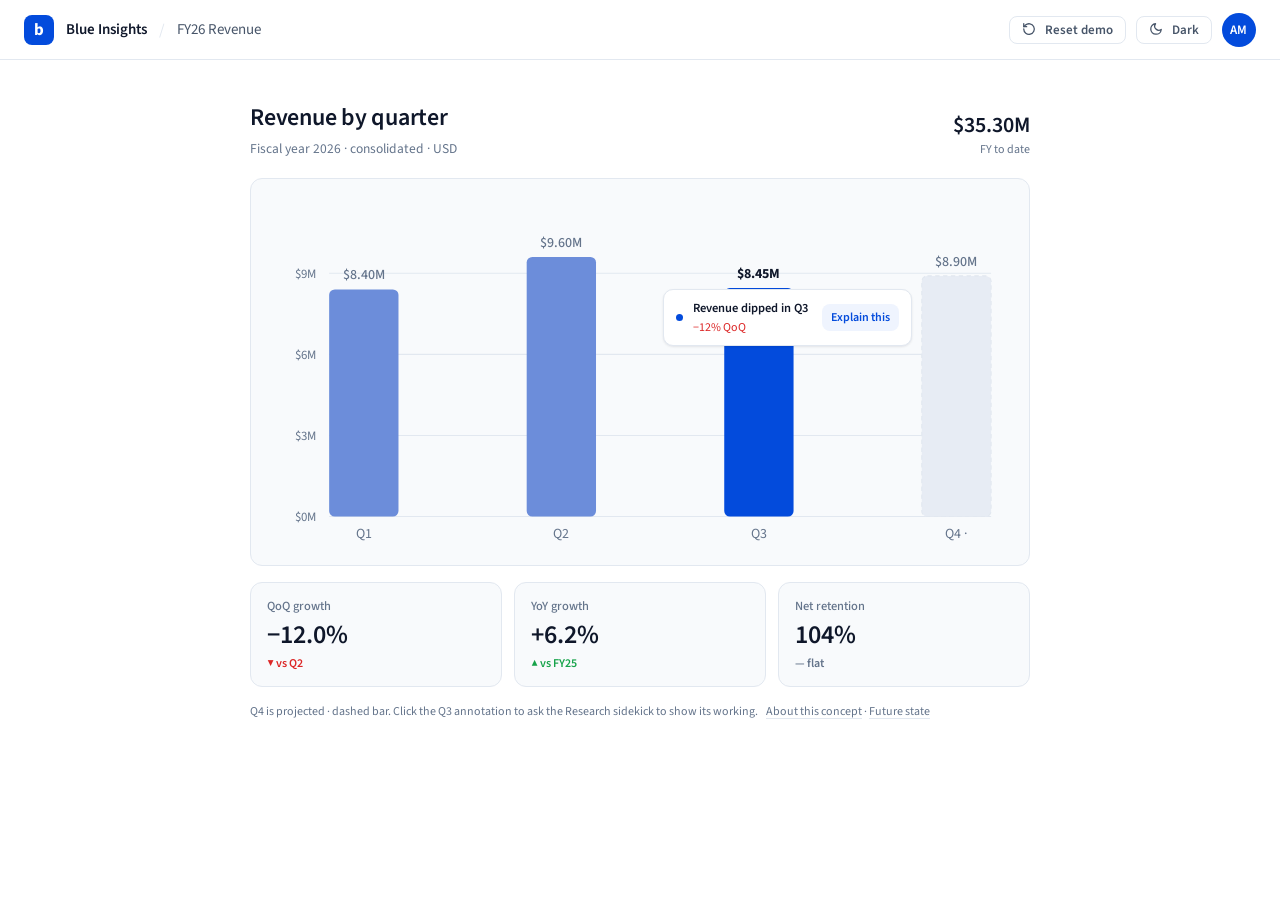
<file: site/index.html>
<!DOCTYPE html>
<html lang="en" data-theme="light">
<head>
<meta charset="utf-8">
<meta name="viewport" content="width=device-width, initial-scale=1">
<title>Blue Insights — FY26 Revenue</title>
<link rel="stylesheet" href="_ds/blue-insights-design-system-2bb2cddb-564a-493e-8158-f3abd72f980c/tokens/fonts.css">
<link rel="stylesheet" href="_ds/blue-insights-design-system-2bb2cddb-564a-493e-8158-f3abd72f980c/tokens/colors.css">
<link rel="stylesheet" href="_ds/blue-insights-design-system-2bb2cddb-564a-493e-8158-f3abd72f980c/tokens/typography.css">
<link rel="stylesheet" href="_ds/blue-insights-design-system-2bb2cddb-564a-493e-8158-f3abd72f980c/tokens/spacing.css">
<link rel="stylesheet" href="_ds/blue-insights-design-system-2bb2cddb-564a-493e-8158-f3abd72f980c/styles.css">
<style>
*{box-sizing:border-box}
html,body{margin:0;padding:0;height:100%;background:var(--color-canvas);color:var(--color-text-primary);font-family:var(--font-sans);-webkit-font-smoothing:antialiased}
a{color:var(--color-primary);text-decoration:none}a:hover{color:var(--color-primary-hover);text-decoration:underline}
button{font-family:var(--font-sans)}
::selection{background:var(--color-primary-soft)}
:where(a,button,input,textarea,[tabindex]):focus-visible{outline:2px solid var(--color-primary);outline-offset:2px}
.scroll-quiet{scrollbar-width:thin;scrollbar-color:transparent transparent}
.scroll-quiet:hover{scrollbar-color:var(--color-border) transparent}
.scroll-quiet::-webkit-scrollbar{width:8px}
.scroll-quiet::-webkit-scrollbar-thumb{background:transparent;border-radius:8px}
.scroll-quiet:hover::-webkit-scrollbar-thumb{background:var(--color-border)}
.hover-tint-subtle:hover{background:var(--color-surface-2)}
.shimmer{background:linear-gradient(90deg,var(--color-surface-2) 25%,var(--color-border) 37%,var(--color-surface-2) 63%);background-size:200% 100%}
.rise,.swap-in{opacity:1;transform:none}
@media (prefers-reduced-motion:no-preference){
@keyframes shimmer{0%{background-position:-200% 0}100%{background-position:200% 0}}
.shimmer{animation:shimmer 1.4s ease infinite}
@keyframes riseIn{from{opacity:0;transform:translateY(6px)}to{opacity:1;transform:none}}
.rise{animation:riseIn .25s var(--ease-standard) both}
@keyframes pulseDot{0%,100%{opacity:1}50%{opacity:.35}}
.pulse-dot{animation:pulseDot 1s ease infinite}
@keyframes swapIn{from{opacity:0;transform:translateY(2px)}to{opacity:1;transform:none}}
.swap-in{animation:swapIn var(--duration-normal) var(--ease-standard) both}
}
@media (prefers-reduced-motion:reduce){
*,*::before,*::after{transition-duration:.01ms !important}
}
</style>
</head>
<body>
<div id="root"></div>
<script src="vendor/react.development.js"></script>
<script src="vendor/react-dom.development.js"></script>
<script src="vendor/babel.min.js"></script>
<script src="_ds/blue-insights-design-system-2bb2cddb-564a-493e-8158-f3abd72f980c/_ds_bundle.js"></script>
<script type="text/babel" src="fy26-data.jsx"></script>
<script type="text/babel" src="fy26-sidekick.jsx"></script>
<script type="text/babel" src="fy26-app.jsx"></script>
</body>
</html>
</file>
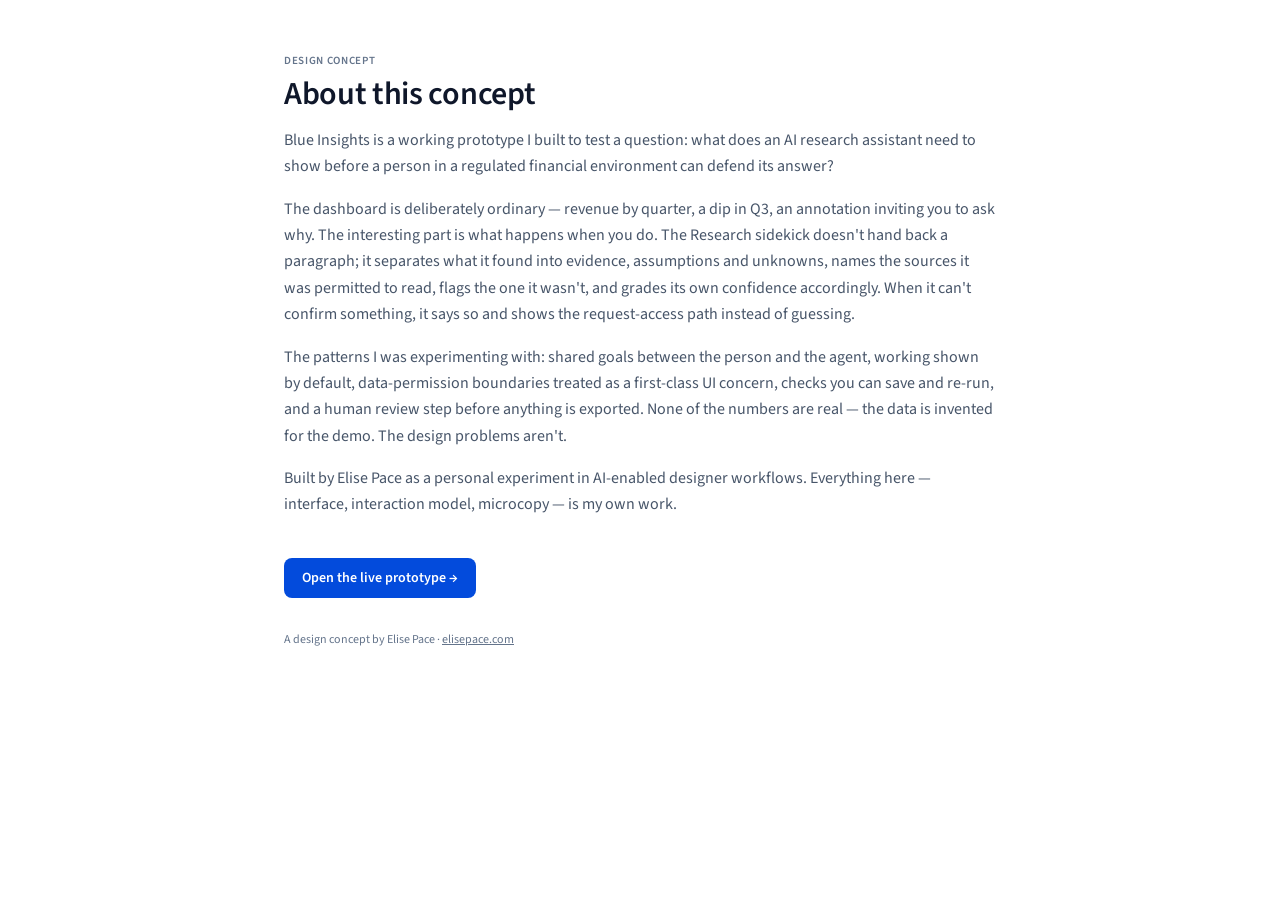
<file: site/about.html>
<!DOCTYPE html>
<html lang="en" data-theme="light">
<head>
<meta charset="utf-8">
<meta name="viewport" content="width=device-width, initial-scale=1">
<title>About this concept — Blue Insights</title>
<link rel="stylesheet" href="_ds/blue-insights-design-system-2bb2cddb-564a-493e-8158-f3abd72f980c/styles.css">
<style>
*{box-sizing:border-box}
html,body{margin:0;padding:0;background:var(--color-canvas);color:var(--color-text-primary);font-family:var(--font-sans);-webkit-font-smoothing:antialiased}
a{color:var(--color-primary);text-decoration:none}a:hover{color:var(--color-primary-hover);text-decoration:underline}
.wrap{max-width:760px;margin:0 auto;padding:48px 24px 80px}
.eyebrow{font-size:var(--font-size-eyebrow);font-weight:var(--font-weight-semibold);letter-spacing:var(--letter-spacing-label);text-transform:uppercase;color:var(--color-text-muted)}
h1{margin:6px 0 0;font-size:var(--font-size-display);font-weight:var(--font-weight-semibold);letter-spacing:var(--letter-spacing-display);line-height:var(--line-height-tight)}
p{font-size:var(--font-size-body-lg);line-height:1.65;color:var(--color-text-secondary)}
.cta{display:inline-block;margin-top:24px;padding:10px 18px;border-radius:var(--radius-md);background:var(--color-primary);color:#fff !important;font-weight:var(--font-weight-semibold);font-size:var(--font-size-body)}
.cta:hover{background:var(--color-primary-hover);text-decoration:none}
.note{font-size:var(--font-size-caption);color:var(--color-text-muted)}
</style>
</head>
<body>
<main class="wrap">
  <span class="eyebrow">Design concept</span>
  <h1>About this concept</h1>
  <p style="margin-top:14px">Blue Insights is a working prototype I built to test a question: what does an AI research assistant need to show before a person in a regulated financial environment can defend its answer?</p>

  <p>The dashboard is deliberately ordinary — revenue by quarter, a dip in Q3, an annotation inviting you to ask why. The interesting part is what happens when you do. The Research sidekick doesn't hand back a paragraph; it separates what it found into evidence, assumptions and unknowns, names the sources it was permitted to read, flags the one it wasn't, and grades its own confidence accordingly. When it can't confirm something, it says so and shows the request-access path instead of guessing.</p>

  <p>The patterns I was experimenting with: shared goals between the person and the agent, working shown by default, data-permission boundaries treated as a first-class UI concern, checks you can save and re-run, and a human review step before anything is exported. None of the numbers are real — the data is invented for the demo. The design problems aren't.</p>

  <p>Built by Elise Pace as a personal experiment in AI-enabled designer workflows. Everything here — interface, interaction model, microcopy — is my own work.</p>

  <a class="cta" href="index.html">Open the live prototype →</a>
  <p class="note" style="margin-top:32px">A design concept by Elise Pace · <a href="https://elisepace.com" style="color:inherit;text-decoration:underline">elisepace.com</a></p>
</main>
</body>
</html>
</file>
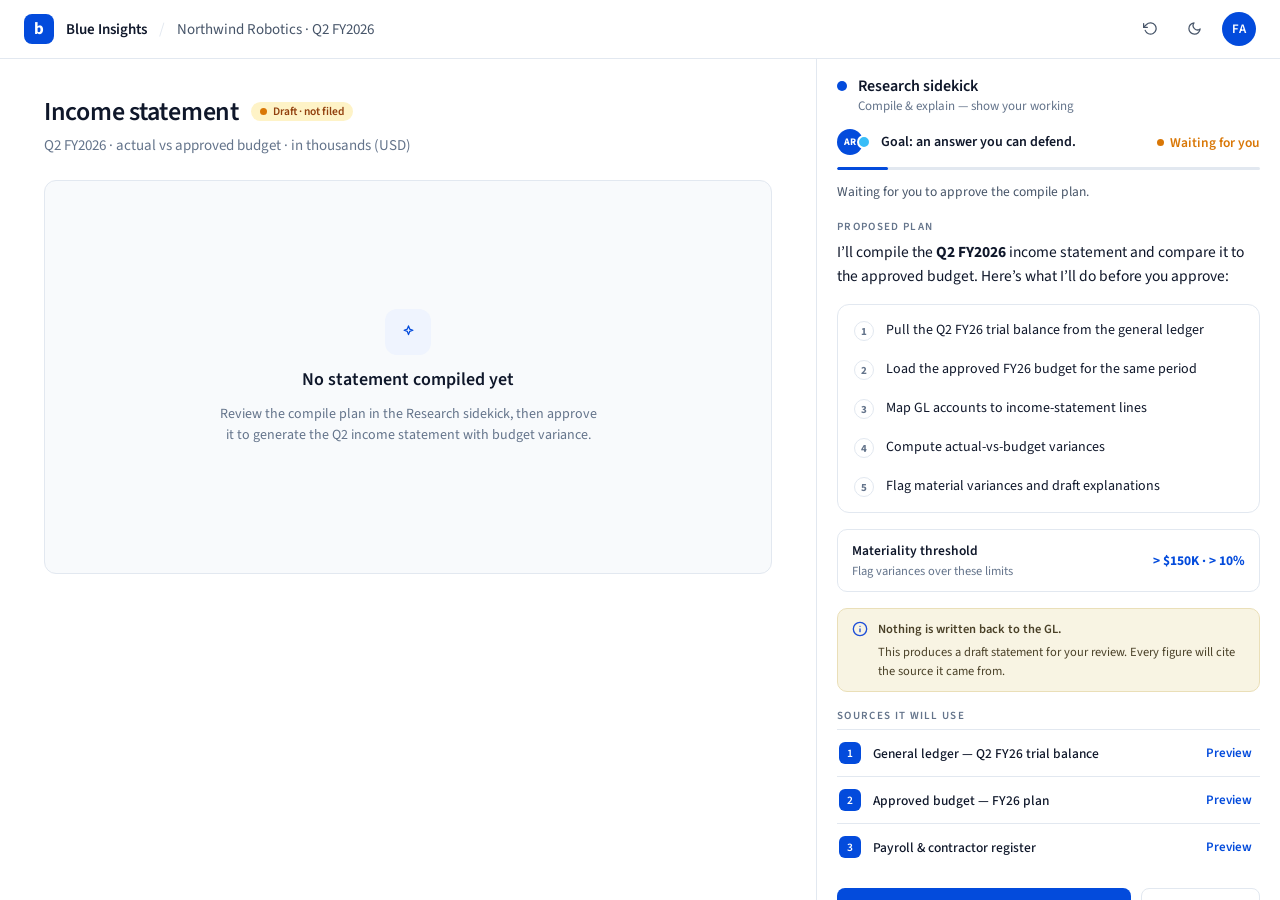
<file: site/future.html>
<!DOCTYPE html>
<html lang="en"><head>
<meta charset="utf-8">
<meta name="viewport" content="width=device-width, initial-scale=1">
<title>Future state — Finance compile workflow</title>
<script src="vendor/react.development.js"></script>
<script src="vendor/react-dom.development.js"></script>
<script src="vendor/babel.min.js"></script>
<script src="_ds/blue-insights-design-system-2bb2cddb-564a-493e-8158-f3abd72f980c/_ds_bundle.js"></script>
<script src="vendor/dc-runtime.js"></script>
</head>
<body>

<x-dc>
<helmet>
<style>@import url("_ds/blue-insights-design-system-2bb2cddb-564a-493e-8158-f3abd72f980c/tokens/fonts.css");</style>
<style>/* Blue Insights colour tokens.
   Light mode is the default and lives on :root. Dark mode is a designed theme,
   not an inversion — activated with [data-theme="dark"] on any ancestor.
   Pair every status colour with an icon/label, never colour alone. */

:root {
  /* ---- Neutrals (light) ---- */
  --color-canvas: #FFFFFF;      /* Background / page canvas */
  --color-surface-1: #F8FAFC;   /* Cards, panels */
  --color-surface-2: #F1F5F9;   /* Panel headers, subtle fills */
  --color-border: #E2E8F0;      /* Borders / dividers */

  --color-text-primary: #0F172A;
  --color-text-secondary: #475569;
  --color-text-muted: #64748B;

  /* ---- Brand & accent ---- */
  --color-primary: #034BDC;         /* Neural Blue — the single dominant signal */
  --color-primary-hover: #0340BE;   /* Pressed / hover darkening */
  --color-primary-soft: #EFF4FE;    /* Tinted primary background */
  --color-secondary: #0284C7;       /* Secondary accent */
  --color-secondary-alt: #38BDF8;   /* Secondary accent, brighter */

  /* ---- Semantic status ---- */
  --color-success: #16A34A;
  --color-success-bg: #DCFCE7;
  --color-success-fg: #166534;
  --color-warning: #D97706;
  --color-warning-bg: #FEF3C7;
  --color-warning-fg: #92400E;
  --color-error: #DC2626;
  --color-error-bg: #FEE2E2;
  --color-error-fg: #991B1B;
  --color-info: #0284C7;
  --color-info-bg: #E0F2FE;
  --color-info-fg: #075985;

  /* ---- AI semantics · trust & interpretability ---- */
  --color-ai-accountability: #1D4ED8;   /* Accountability blue — audit trail */
  --color-ai-consent: #C6F1D6;          /* Consent mint — opt-in */
  --color-ai-transparency: #F8F4E3;     /* Transparency beige — "how this was made" */
  --color-ai-privacy: #DADADA;          /* Privacy gray — contains PII */
  --color-ai-bias: #F25C54;             /* Bias monitor red — fairness flag */
  --color-ai-risk: #FFD93D;             /* Risk alert yellow — review recommended */

  /* ---- Chart data ramp (blue tints seen in the revenue chart) ---- */
  --color-chart-bar: #C7D6F5;           /* Resting bar */
  --color-chart-bar-active: #034BDC;    /* Highlighted / selected bar */
  --color-chart-bar-muted: #E7ECF4;     /* De-emphasised (future) bar */

  /* ---- Focus ring ---- */
  --color-focus-ring: rgba(3, 75, 220, 0.35);

  /* ---- Aliases used across components ---- */
  --surface-card: var(--color-surface-1);
  --surface-panel-head: var(--color-surface-2);
  --text-body: var(--color-text-secondary);
  --text-heading: var(--color-text-primary);
  --border-default: var(--color-border);
}

[data-theme="dark"] {
  /* ---- Neutrals (dark) — layered surfaces reduce glare ---- */
  --color-canvas: #0F172A;
  --color-surface-1: #1E293B;
  --color-surface-2: #334155;
  --color-border: #475569;

  --color-text-primary: #F1F5F9;
  --color-text-secondary: #94A3B8;
  --color-text-muted: #64748B;

  /* ---- Brand & accent (lightened to hold contrast on dark) ---- */
  --color-primary: #60A5FA;
  --color-primary-hover: #7DB5FB;
  --color-primary-soft: rgba(96, 165, 250, 0.14);
  --color-secondary: #38BDF8;
  --color-secondary-alt: #38BDF8;

  /* ---- Semantic status (dark) ---- */
  --color-success: #4ADE80;
  --color-success-bg: rgba(74, 222, 128, 0.15);
  --color-success-fg: #4ADE80;
  --color-warning: #FBBF24;
  --color-warning-bg: rgba(251, 191, 36, 0.15);
  --color-warning-fg: #FBBF24;
  --color-error: #F87171;
  --color-error-bg: rgba(248, 113, 113, 0.15);
  --color-error-fg: #F87171;
  --color-info: #38BDF8;
  --color-info-bg: rgba(56, 189, 248, 0.15);
  --color-info-fg: #38BDF8;

  /* ---- AI semantics (dark) ---- */
  --color-ai-accountability: #60A5FA;
  --color-ai-consent: #86EFAC;
  --color-ai-transparency: #F5F5F4;
  --color-ai-privacy: #9CA3AF;
  --color-ai-bias: #F87171;
  --color-ai-risk: #FBBF24;

  /* ---- Chart data ramp (dark) ---- */
  --color-chart-bar: #C7D0E0;
  --color-chart-bar-active: #60A5FA;
  --color-chart-bar-muted: rgba(148, 163, 184, 0.18);

  --color-focus-ring: rgba(96, 165, 250, 0.4);
}
</style>
<style>/* Blue Insights typography tokens.
   One family — Source Sans 3. Hierarchy comes from weight and size, not a second
   family. Tabular numerals for every metric, table and KPI so columns align. */

:root {
  --font-sans: 'Source Sans 3', system-ui, -apple-system, 'Segoe UI', sans-serif;
  /* Data / numeric styling — apply --font-tabular-features to any figures */
  --font-tabular-features: 'tnum' 1, 'lnum' 1;

  /* Weights */
  --font-weight-regular: 400;
  --font-weight-medium: 500;
  --font-weight-semibold: 600;
  --font-weight-bold: 700;

  /* Type scale (px) — from the brand specimen */
  --font-size-display: 32px;   /* Display / H1 · Semibold */
  --font-size-h2: 24px;        /* H2 · Semibold */
  --font-size-h3: 20px;        /* H3 · Semibold */
  --font-size-body-lg: 16px;   /* Body large · Regular */
  --font-size-body: 14px;      /* Body default · Regular */
  --font-size-data: 13px;      /* Data / table · Regular · tabular */
  --font-size-caption: 12px;   /* Caption / label · Medium */
  --font-size-eyebrow: 11px;   /* Eyebrow / uppercase label · Semibold */

  /* Line heights */
  --line-height-tight: 1.15;   /* Display headings */
  --line-height-snug: 1.3;
  --line-height-normal: 1.5;   /* Body & dense content (1.4–1.6) */

  /* Letter spacing */
  --letter-spacing-display: -0.01em;
  --letter-spacing-eyebrow: 0.14em;  /* Uppercase eyebrows */
  --letter-spacing-label: 0.06em;    /* Uppercase small labels */
}
</style>
<style>/* Blue Insights spacing, radii, shadows & motion.
   Calm, data-first surfaces: soft borders, restrained shadows, quick fades. */

:root {
  /* ---- Spacing scale (4px base) ---- */
  --space-0: 0;
  --space-1: 4px;
  --space-2: 8px;
  --space-3: 12px;
  --space-4: 16px;
  --space-5: 20px;
  --space-6: 24px;
  --space-8: 32px;
  --space-10: 40px;
  --space-12: 48px;

  /* ---- Corner radii ---- */
  --radius-sm: 6px;    /* Small controls, dots, chips-inner */
  --radius-md: 8px;    /* Buttons, inputs */
  --radius-lg: 10px;   /* Nested cards, flags */
  --radius-xl: 12px;   /* Cards, panels, modals */
  --radius-pill: 999px;/* Chips, badges, avatars, toggles */

  /* ---- Borders ---- */
  --border-width: 1px;

  /* ---- Shadows — restrained; depth from layered surfaces, not heavy drop shadows ---- */
  --shadow-xs: 0 1px 2px rgba(15, 23, 42, 0.04);
  --shadow-sm: 0 1px 3px rgba(15, 23, 42, 0.06), 0 1px 2px rgba(15, 23, 42, 0.04);
  --shadow-md: 0 4px 12px rgba(15, 23, 42, 0.08);
  --shadow-lg: 0 12px 32px rgba(15, 23, 42, 0.12);   /* Modals, floating callouts */

  /* ---- Motion ---- */
  --ease-standard: cubic-bezier(0.4, 0, 0.2, 1); /* @kind other */
  --duration-fast: 120ms; /* @kind other */
  --duration-normal: 200ms; /* @kind other */
}

[data-theme="dark"] {
  --shadow-xs: 0 1px 2px rgba(0, 0, 0, 0.4);
  --shadow-sm: 0 1px 3px rgba(0, 0, 0, 0.5);
  --shadow-md: 0 4px 12px rgba(0, 0, 0, 0.5);
  --shadow-lg: 0 16px 40px rgba(0, 0, 0, 0.6);
}
</style>
<style>/* Blue Insights global stylesheet — @import entry point.
   Consumers link THIS file only. Keep it to @import lines. */

/* Blue Insights webfont — Source Sans 3 (the exact brand family).
   Loaded from Google Fonts; the transitive @font-face rules declare the binaries. */





































/* Blue Insights colour tokens.
   Light mode is the default and lives on :root. Dark mode is a designed theme,
   not an inversion — activated with [data-theme="dark"] on any ancestor.
   Pair every status colour with an icon/label, never colour alone. */

:root {
  /* ---- Neutrals (light) ---- */
  --color-canvas: #FFFFFF;      /* Background / page canvas */
  --color-surface-1: #F8FAFC;   /* Cards, panels */
  --color-surface-2: #F1F5F9;   /* Panel headers, subtle fills */
  --color-border: #E2E8F0;      /* Borders / dividers */

  --color-text-primary: #0F172A;
  --color-text-secondary: #475569;
  --color-text-muted: #64748B;

  /* ---- Brand & accent ---- */
  --color-primary: #034BDC;         /* Neural Blue — the single dominant signal */
  --color-primary-hover: #0340BE;   /* Pressed / hover darkening */
  --color-primary-soft: #EFF4FE;    /* Tinted primary background */
  --color-secondary: #0284C7;       /* Secondary accent */
  --color-secondary-alt: #38BDF8;   /* Secondary accent, brighter */

  /* ---- Semantic status ---- */
  --color-success: #16A34A;
  --color-success-bg: #DCFCE7;
  --color-success-fg: #166534;
  --color-warning: #D97706;
  --color-warning-bg: #FEF3C7;
  --color-warning-fg: #92400E;
  --color-error: #DC2626;
  --color-error-bg: #FEE2E2;
  --color-error-fg: #991B1B;
  --color-info: #0284C7;
  --color-info-bg: #E0F2FE;
  --color-info-fg: #075985;

  /* ---- AI semantics · trust & interpretability ---- */
  --color-ai-accountability: #1D4ED8;   /* Accountability blue — audit trail */
  --color-ai-consent: #C6F1D6;          /* Consent mint — opt-in */
  --color-ai-transparency: #F8F4E3;     /* Transparency beige — "how this was made" */
  --color-ai-privacy: #DADADA;          /* Privacy gray — contains PII */
  --color-ai-bias: #F25C54;             /* Bias monitor red — fairness flag */
  --color-ai-risk: #FFD93D;             /* Risk alert yellow — review recommended */

  /* ---- Chart data ramp (blue tints seen in the revenue chart) ---- */
  --color-chart-bar: #C7D6F5;           /* Resting bar */
  --color-chart-bar-active: #034BDC;    /* Highlighted / selected bar */
  --color-chart-bar-muted: #E7ECF4;     /* De-emphasised (future) bar */

  /* ---- Focus ring ---- */
  --color-focus-ring: rgba(3, 75, 220, 0.35);

  /* ---- Aliases used across components ---- */
  --surface-card: var(--color-surface-1);
  --surface-panel-head: var(--color-surface-2);
  --text-body: var(--color-text-secondary);
  --text-heading: var(--color-text-primary);
  --border-default: var(--color-border);
}

[data-theme="dark"] {
  /* ---- Neutrals (dark) — layered surfaces reduce glare ---- */
  --color-canvas: #0F172A;
  --color-surface-1: #1E293B;
  --color-surface-2: #334155;
  --color-border: #475569;

  --color-text-primary: #F1F5F9;
  --color-text-secondary: #94A3B8;
  --color-text-muted: #64748B;

  /* ---- Brand & accent (lightened to hold contrast on dark) ---- */
  --color-primary: #60A5FA;
  --color-primary-hover: #7DB5FB;
  --color-primary-soft: rgba(96, 165, 250, 0.14);
  --color-secondary: #38BDF8;
  --color-secondary-alt: #38BDF8;

  /* ---- Semantic status (dark) ---- */
  --color-success: #4ADE80;
  --color-success-bg: rgba(74, 222, 128, 0.15);
  --color-success-fg: #4ADE80;
  --color-warning: #FBBF24;
  --color-warning-bg: rgba(251, 191, 36, 0.15);
  --color-warning-fg: #FBBF24;
  --color-error: #F87171;
  --color-error-bg: rgba(248, 113, 113, 0.15);
  --color-error-fg: #F87171;
  --color-info: #38BDF8;
  --color-info-bg: rgba(56, 189, 248, 0.15);
  --color-info-fg: #38BDF8;

  /* ---- AI semantics (dark) ---- */
  --color-ai-accountability: #60A5FA;
  --color-ai-consent: #86EFAC;
  --color-ai-transparency: #F5F5F4;
  --color-ai-privacy: #9CA3AF;
  --color-ai-bias: #F87171;
  --color-ai-risk: #FBBF24;

  /* ---- Chart data ramp (dark) ---- */
  --color-chart-bar: #C7D0E0;
  --color-chart-bar-active: #60A5FA;
  --color-chart-bar-muted: rgba(148, 163, 184, 0.18);

  --color-focus-ring: rgba(96, 165, 250, 0.4);
}

/* Blue Insights typography tokens.
   One family — Source Sans 3. Hierarchy comes from weight and size, not a second
   family. Tabular numerals for every metric, table and KPI so columns align. */

:root {
  --font-sans: 'Source Sans 3', system-ui, -apple-system, 'Segoe UI', sans-serif;
  /* Data / numeric styling — apply --font-tabular-features to any figures */
  --font-tabular-features: 'tnum' 1, 'lnum' 1;

  /* Weights */
  --font-weight-regular: 400;
  --font-weight-medium: 500;
  --font-weight-semibold: 600;
  --font-weight-bold: 700;

  /* Type scale (px) — from the brand specimen */
  --font-size-display: 32px;   /* Display / H1 · Semibold */
  --font-size-h2: 24px;        /* H2 · Semibold */
  --font-size-h3: 20px;        /* H3 · Semibold */
  --font-size-body-lg: 16px;   /* Body large · Regular */
  --font-size-body: 14px;      /* Body default · Regular */
  --font-size-data: 13px;      /* Data / table · Regular · tabular */
  --font-size-caption: 12px;   /* Caption / label · Medium */
  --font-size-eyebrow: 11px;   /* Eyebrow / uppercase label · Semibold */

  /* Line heights */
  --line-height-tight: 1.15;   /* Display headings */
  --line-height-snug: 1.3;
  --line-height-normal: 1.5;   /* Body & dense content (1.4–1.6) */

  /* Letter spacing */
  --letter-spacing-display: -0.01em;
  --letter-spacing-eyebrow: 0.14em;  /* Uppercase eyebrows */
  --letter-spacing-label: 0.06em;    /* Uppercase small labels */
}

/* Blue Insights spacing, radii, shadows & motion.
   Calm, data-first surfaces: soft borders, restrained shadows, quick fades. */

:root {
  /* ---- Spacing scale (4px base) ---- */
  --space-0: 0;
  --space-1: 4px;
  --space-2: 8px;
  --space-3: 12px;
  --space-4: 16px;
  --space-5: 20px;
  --space-6: 24px;
  --space-8: 32px;
  --space-10: 40px;
  --space-12: 48px;

  /* ---- Corner radii ---- */
  --radius-sm: 6px;    /* Small controls, dots, chips-inner */
  --radius-md: 8px;    /* Buttons, inputs */
  --radius-lg: 10px;   /* Nested cards, flags */
  --radius-xl: 12px;   /* Cards, panels, modals */
  --radius-pill: 999px;/* Chips, badges, avatars, toggles */

  /* ---- Borders ---- */
  --border-width: 1px;

  /* ---- Shadows — restrained; depth from layered surfaces, not heavy drop shadows ---- */
  --shadow-xs: 0 1px 2px rgba(15, 23, 42, 0.04);
  --shadow-sm: 0 1px 3px rgba(15, 23, 42, 0.06), 0 1px 2px rgba(15, 23, 42, 0.04);
  --shadow-md: 0 4px 12px rgba(15, 23, 42, 0.08);
  --shadow-lg: 0 12px 32px rgba(15, 23, 42, 0.12);   /* Modals, floating callouts */

  /* ---- Motion ---- */
  --ease-standard: cubic-bezier(0.4, 0, 0.2, 1); /* @kind other */
  --duration-fast: 120ms; /* @kind other */
  --duration-normal: 200ms; /* @kind other */
}

[data-theme="dark"] {
  --shadow-xs: 0 1px 2px rgba(0, 0, 0, 0.4);
  --shadow-sm: 0 1px 3px rgba(0, 0, 0, 0.5);
  --shadow-md: 0 4px 12px rgba(0, 0, 0, 0.5);
  --shadow-lg: 0 16px 40px rgba(0, 0, 0, 0.6);
}

</style>
<style>
*{box-sizing:border-box}
html,body{margin:0;height:100%}
body{font-family:var(--font-sans);background:var(--color-canvas);color:var(--color-text-primary)}
a{color:var(--color-primary)}a:hover{color:var(--color-primary-hover)}
@keyframes bi-spin{to{transform:rotate(360deg)}}
@keyframes bi-fade{from{opacity:0;transform:translateY(6px)}to{opacity:1;transform:none}}
@keyframes bi-shim{0%{background-position:-380px 0}100%{background-position:380px 0}}
</style>
</helmet>
<div style="height:100vh;min-height:0">{{ app }}</div>
</x-dc>
<script type="text/x-dc" data-dc-script="" data-props="{&quot;$preview&quot;:{&quot;width&quot;:1440,&quot;height&quot;:900},&quot;companyName&quot;:{&quot;editor&quot;:&quot;text&quot;,&quot;default&quot;:&quot;Northwind Robotics&quot;,&quot;tsType&quot;:&quot;string&quot;,&quot;section&quot;:&quot;Content&quot;},&quot;periodLabel&quot;:{&quot;editor&quot;:&quot;text&quot;,&quot;default&quot;:&quot;Q2 FY2026&quot;,&quot;tsType&quot;:&quot;string&quot;,&quot;section&quot;:&quot;Content&quot;},&quot;materialityDollar&quot;:{&quot;editor&quot;:&quot;int&quot;,&quot;default&quot;:150,&quot;min&quot;:25,&quot;max&quot;:500,&quot;step&quot;:25,&quot;unit&quot;:&quot;K&quot;,&quot;tsType&quot;:&quot;number&quot;,&quot;section&quot;:&quot;Materiality&quot;},&quot;materialityPct&quot;:{&quot;editor&quot;:&quot;int&quot;,&quot;default&quot;:10,&quot;min&quot;:3,&quot;max&quot;:25,&quot;step&quot;:1,&quot;unit&quot;:&quot;%&quot;,&quot;tsType&quot;:&quot;number&quot;,&quot;section&quot;:&quot;Materiality&quot;}}">
class Component extends DCLogic {
  state = {
    theme: 'light',
    stage: 'proposed',        // proposed | running | answer
    stepIndex: 0,
    view: 'main',             // main | preview
    previewId: 1,
    whyOpen: false,
    openEvidence: true,
    openAssumption: false,
    assumptionEditing: false,
    accrualMovedToQ3: false,
    reclassApplied: false,
    adjustmentDecision: null, // null | approved | rejected
    showShare: false,
    reviewed: false,
    toast: null,
    ready: !!(window.BlueInsightsDesignSystem_2bb2cd)
  };

  componentDidMount() {
    if (!this.state.ready) {
      this._poll = setInterval(() => {
        if (window.BlueInsightsDesignSystem_2bb2cd) { clearInterval(this._poll); this.setState({ ready: true }); }
      }, 60);
    }
  }
  componentWillUnmount() { this._clear(); clearInterval(this._poll); }

  _clear() { (this._timers || []).forEach(clearTimeout); this._timers = []; }

  startRun() {
    this._clear();
    this.setState({ stage: 'running', stepIndex: 0, view: 'main' });
    const steps = 6, dt = 470;
    for (let i = 1; i <= steps; i++) this._timers.push(setTimeout(() => this.setState({ stepIndex: i }), i * dt));
    this._timers.push(setTimeout(() => this.setState({ stage: 'answer' }), steps * dt + 260));
  }

  reset() {
    this._clear();
    this.setState({
      stage: 'proposed', stepIndex: 0, view: 'main', whyOpen: false, openEvidence: true,
      openAssumption: false, assumptionEditing: false, accrualMovedToQ3: false,
      reclassApplied: false, adjustmentDecision: null, showShare: false, reviewed: false, toast: null
    });
  }

  toast(msg) {
    this.setState({ toast: msg });
    clearTimeout(this._toastT);
    this._toastT = setTimeout(() => this.setState({ toast: null }), 3200);
  }

  // ---------- financial model ----------
  model() {
    const mDollar = Number(this.props.materialityDollar ?? 150);   // $000s
    const mPct = Number(this.props.materialityPct ?? 10);
    const reclass = this.state.reclassApplied;
    const moved = this.state.accrualMovedToQ3;
    const a = {
      product: 6240, services: 1940, cogs: 2760 + (reclass ? 120 : 0), rnd: 1440 - (reclass ? 120 : 0),
      sm: moved ? 1830 : 2010, ga: 1005, intInc: 45, intExp: -60, otherNet: 12
    };
    const b = { product: 6100, services: 2200, cogs: 2660, rnd: 1560, sm: 1820, ga: 1060, intInc: 40, intExp: -60, otherNet: 0 };
    const d = (o) => {
      o.totalRev = o.product + o.services;
      o.gross = o.totalRev - o.cogs;
      o.opex = o.rnd + o.sm + o.ga;
      o.oi = o.gross - o.opex;
      o.totalOther = o.intInc + o.intExp + o.otherNet;
      o.pretax = o.oi + o.totalOther;
      o.tax = Math.round(o.pretax * 0.25);
      o.net = o.pretax - o.tax;
      return o;
    };
    d(a); d(b);
    return { a, b, mDollar, mPct, reclass, moved };
  }

  // ---------- number formatting ----------
  _c(n) { return Math.round(Math.abs(n)).toLocaleString('en-US'); }
  amt(n) { return n < 0 ? '(\u0024' + this._c(n) + ')' : '\u0024' + this._c(n); }
  vAmt(n) { if (Math.round(n) === 0) return '\u2014'; return (n > 0 ? '+\u0024' : '\u2212\u0024') + this._c(n); }
  vPct(a, b) { if (!b) return '\u2014'; const p = (a - b) / Math.abs(b) * 100; return (p > 0 ? '+' : p < 0 ? '\u2212' : '') + Math.abs(p).toFixed(1) + '%'; }
  m$(n) { return '\u0024' + (n / 1000).toFixed(2) + 'M'; }

  render() { return null; }

  renderVals() {
    if (!this.state.ready || !window.BlueInsightsDesignSystem_2bb2cd) {
      const h = React.createElement;
      return { app: h('div', { style: { height: '100%', display: 'flex', alignItems: 'center', justifyContent: 'center', color: 'var(--color-text-muted)', fontFamily: 'var(--font-sans)', fontSize: 14 } }, 'Loading workspace\u2026') };
    }
    return { app: this.renderApp() };
  }

  // ================= APP =================
  renderApp() {
    const h = React.createElement;
    return h('div', {
      'data-theme': this.state.theme,
      style: { height: '100%', display: 'flex', flexDirection: 'column', background: 'var(--color-canvas)', color: 'var(--color-text-primary)', fontFamily: 'var(--font-sans)' }
    },
      this.renderAppBar(),
      h('div', { style: { flex: 1, display: 'flex', minHeight: 0 } },
        this.renderMain(),
        this.renderSidekick()
      ),
      this.state.showShare ? this.renderShare() : null,
      this.state.toast ? this.renderToast() : null
    );
  }

  ico(paths, size) {
    const h = React.createElement, s = size || 15;
    return h('svg', { width: s, height: s, viewBox: '0 0 24 24', fill: 'none', stroke: 'currentColor', strokeWidth: 2, strokeLinecap: 'round', strokeLinejoin: 'round' }, paths);
  }
  I = {
    refresh: () => this.ico([React.createElement('polyline', { key: 1, points: '1 4 1 10 7 10' }), React.createElement('path', { key: 2, d: 'M3.51 15a9 9 0 1 0 2.13-9.36L1 10' })]),
    moon: () => this.ico(React.createElement('path', { d: 'M21 12.79A9 9 0 1 1 11.21 3 7 7 0 0 0 21 12.79z' })),
    sun: () => this.ico([React.createElement('circle', { key: 1, cx: 12, cy: 12, r: 4 }), React.createElement('path', { key: 2, d: 'M12 2v2M12 20v2M4.9 4.9l1.4 1.4M17.7 17.7l1.4 1.4M2 12h2M20 12h2M4.9 19.1l1.4-1.4M17.7 6.3l1.4-1.4' })]),
    share: () => this.ico([React.createElement('path', { key: 1, d: 'M4 12v8a2 2 0 0 0 2 2h12a2 2 0 0 0 2-2v-8' }), React.createElement('polyline', { key: 2, points: '16 6 12 2 8 6' }), React.createElement('line', { key: 3, x1: 12, y1: 2, x2: 12, y2: 15 })]),
    chevrons: () => this.ico([React.createElement('polyline', { key: 1, points: '13 17 18 12 13 7' }), React.createElement('polyline', { key: 2, points: '6 17 11 12 6 7' })], 18),
    lock: () => this.ico([React.createElement('rect', { key: 1, x: 3, y: 11, width: 18, height: 11, rx: 2 }), React.createElement('path', { key: 2, d: 'M7 11V7a5 5 0 0 1 10 0v4' })]),
    bookmark: () => this.ico(React.createElement('path', { d: 'M19 21l-7-5-7 5V5a2 2 0 0 1 2-2h10a2 2 0 0 1 2 2z' })),
    chevDown: () => this.ico(React.createElement('polyline', { points: '6 9 12 15 18 9' }), 14),
    back: () => this.ico(React.createElement('polyline', { points: '15 18 9 12 15 6' }), 16),
    ext: () => this.ico(React.createElement('path', { d: 'M7 17L17 7M7 7h10v10' })),
    check: () => this.ico(React.createElement('polyline', { points: '20 6 9 17 4 12' }), 15),
    sparkle: () => this.ico(React.createElement('path', { d: 'M12 3l1.9 5.1L19 10l-5.1 1.9L12 17l-1.9-5.1L5 10l5.1-1.9z' }), 15),
    play: () => this.ico(React.createElement('polygon', { points: '6 3 20 12 6 21 6 3' }), 14)
  };

  // ================= APP BAR =================
  renderAppBar() {
    const h = React.createElement, DS = window.BlueInsightsDesignSystem_2bb2cd;
    const { AppBar, IconButton } = DS;
    const right = h(React.Fragment, null,
      h(IconButton, { ariaLabel: 'Reset demo', variant: 'ghost', onClick: () => this.reset() }, this.I.refresh()),
      h(IconButton, { ariaLabel: this.state.theme === 'light' ? 'Dark mode' : 'Light mode', variant: 'ghost', onClick: () => this.setState({ theme: this.state.theme === 'light' ? 'dark' : 'light' }) }, this.state.theme === 'light' ? this.I.moon() : this.I.sun())
    );
    return h(AppBar, { product: 'Blue Insights', breadcrumb: (this.props.companyName || 'Northwind Robotics') + ' \u00b7 ' + (this.props.periodLabel || 'Q2 FY2026 close'), initials: 'FA', right });
  }

  // ================= MAIN PANEL =================
  renderMain() {
    const h = React.createElement;
    const { stage } = this.state;
    return h('main', { style: { flex: 1, overflowY: 'auto', padding: '34px 44px' } },
      h('div', { style: { maxWidth: 1120, margin: '0 auto' } },
        this.renderMainHeader(),
        stage === 'answer' ? this.renderKpis() : null,
        stage === 'answer' ? this.renderStatement() : this.renderEmptyMain()
      )
    );
  }

  renderMainHeader() {
    const h = React.createElement, DS = window.BlueInsightsDesignSystem_2bb2cd, { Badge } = DS;
    const { a } = this.model();
    return h('div', { style: { display: 'flex', alignItems: 'flex-start', justifyContent: 'space-between', gap: 20, marginBottom: 24 } },
      h('div', null,
        h('div', { style: { display: 'flex', alignItems: 'center', gap: 12 } },
          h('div', { style: { fontSize: 26, fontWeight: 600, letterSpacing: '-0.01em' } }, 'Income statement'),
          h(Badge, { tone: 'warning', dot: true }, 'Draft \u00b7 not filed')
        ),
        h('div', { style: { fontSize: 15, color: 'var(--color-text-muted)', marginTop: 5 } }, (this.props.periodLabel || 'Q2 FY2026') + ' \u00b7 actual vs approved budget \u00b7 in thousands (USD)')
      ),
      this.state.stage === 'answer'
        ? h('div', { style: { textAlign: 'right' } },
            h('div', { style: { fontSize: 26, fontWeight: 700, fontFeatureSettings: "'tnum' 1" } }, this.m$(a.totalRev)),
            h('div', { style: { fontSize: 14, color: 'var(--color-text-muted)' } }, 'Total revenue \u00b7 Q2'))
        : null
    );
  }

  renderEmptyMain() {
    const h = React.createElement, DS = window.BlueInsightsDesignSystem_2bb2cd, { Card } = DS;
    const running = this.state.stage === 'running';
    const lineStyle = { height: 13, borderRadius: 4, background: 'linear-gradient(90deg,var(--color-surface-2) 25%,var(--color-border) 37%,var(--color-surface-2) 63%)', backgroundSize: '760px 100%', animation: 'bi-shim 1.3s linear infinite' };
    return h(Card, { style: { marginTop: 4 } },
      h('div', { style: { padding: '26px 24px', minHeight: 360, display: 'flex', flexDirection: 'column' } },
        running
          ? h('div', { style: { display: 'flex', flexDirection: 'column', gap: 14 } },
              h('div', { style: { fontSize: 13, color: 'var(--color-text-muted)', marginBottom: 6 } }, 'Compiling statement from the general ledger\u2026'),
              ...Array.from({ length: 9 }).map((_, i) => h('div', { key: i, style: { display: 'grid', gridTemplateColumns: '2fr 1fr 1fr 1fr', gap: 24 } },
                h('div', { style: { ...lineStyle, width: (i % 3 === 0 ? 62 : 42) + '%' } }),
                h('div', lineStyle), h('div', lineStyle), h('div', lineStyle))))
          : h('div', { style: { flex: 1, display: 'flex', flexDirection: 'column', alignItems: 'center', justifyContent: 'center', textAlign: 'center', gap: 12 } },
              h('div', { style: { width: 46, height: 46, borderRadius: 12, background: 'var(--color-primary-soft)', color: 'var(--color-primary)', display: 'flex', alignItems: 'center', justifyContent: 'center' } }, this.I.sparkle()),
              h('div', { style: { fontSize: 18, fontWeight: 600 } }, 'No statement compiled yet'),
              h('div', { style: { fontSize: 14, color: 'var(--color-text-muted)', maxWidth: 380, lineHeight: 1.5 } }, 'Review the compile plan in the Research sidekick, then approve it to generate the Q2 income statement with budget variance.'))
      )
    );
  }

  // ================= KPI ROW =================
  renderKpis() {
    const h = React.createElement, DS = window.BlueInsightsDesignSystem_2bb2cd, { KpiCard } = DS;
    const { a, b } = this.model();
    const gmA = a.gross / a.totalRev * 100, gmB = b.gross / b.totalRev * 100;
    const oiPct = (a.oi - b.oi) / Math.abs(b.oi) * 100;
    const netPct = (a.net - b.net) / Math.abs(b.net) * 100;
    const cards = [
      { label: 'Total revenue', value: this.m$(a.totalRev), delta: this.vAmt(a.totalRev - b.totalRev) + ' vs budget', tone: a.totalRev >= b.totalRev ? 'positive' : 'negative' },
      { label: 'Gross margin', value: gmA.toFixed(1) + '%', delta: (gmA - gmB >= 0 ? '+' : '\u2212') + Math.abs(gmA - gmB).toFixed(1) + 'pp vs budget', tone: gmA >= gmB ? 'positive' : 'negative' },
      { label: 'Operating income', value: this.m$(a.oi), delta: (oiPct >= 0 ? '+' : '\u2212') + Math.abs(oiPct).toFixed(1) + '% vs budget', tone: oiPct >= 0 ? 'positive' : 'negative' },
      { label: 'Net income', value: this.m$(a.net), delta: (netPct >= 0 ? '+' : '\u2212') + Math.abs(netPct).toFixed(1) + '% vs budget', tone: netPct >= 0 ? 'positive' : 'negative' }
    ];
    return h('div', { style: { display: 'grid', gridTemplateColumns: 'repeat(4,1fr)', gap: 14, marginBottom: 18 } },
      cards.map((c, i) => h(KpiCard, { key: i, label: c.label, value: c.value, delta: c.delta, deltaTone: c.tone })));
  }

  // ================= STATEMENT TABLE =================
  statementRows() {
    const { a, b } = this.model();
    const L = (label, ak, bk, expense, flaggable, adjusted) => ({ kind: 'line', label, a: a[ak], b: b[bk], expense, flaggable, adjusted });
    return [
      { kind: 'section', label: 'Revenue' },
      L('Product revenue', 'product', 'product', false, true),
      L('Services revenue', 'services', 'services', false, true),
      { kind: 'total', label: 'Total revenue', a: a.totalRev, b: b.totalRev, expense: false },
      { kind: 'section', label: 'Cost of revenue' },
      L('Cost of revenue', 'cogs', 'cogs', true, true, this.state.reclassApplied),
      { kind: 'total', label: 'Gross profit', a: a.gross, b: b.gross, expense: false, sub: 'Gross margin ' + (a.gross / a.totalRev * 100).toFixed(1) + '%  \u00b7  budget ' + (b.gross / b.totalRev * 100).toFixed(1) + '%' },
      { kind: 'section', label: 'Operating expenses' },
      L('Research & development', 'rnd', 'rnd', true, true, this.state.reclassApplied),
      L('Sales & marketing', 'sm', 'sm', true, true),
      L('General & administrative', 'ga', 'ga', true, true),
      { kind: 'total', label: 'Total operating expenses', a: a.opex, b: b.opex, expense: true },
      { kind: 'total', label: 'Operating income', a: a.oi, b: b.oi, expense: false, strong: true, sub: 'Operating margin ' + (a.oi / a.totalRev * 100).toFixed(1) + '%  \u00b7  budget ' + (b.oi / b.totalRev * 100).toFixed(1) + '%' },
      { kind: 'section', label: 'Other income (expense)' },
      L('Interest income', 'intInc', 'intInc', false, false),
      L('Interest expense', 'intExp', 'intExp', true, false),
      L('Other, net', 'otherNet', 'otherNet', false, false),
      { kind: 'total', label: 'Total other income (expense)', a: a.totalOther, b: b.totalOther, expense: false },
      { kind: 'total', label: 'Income before taxes', a: a.pretax, b: b.pretax, expense: false },
      L('Income tax expense', 'tax', 'tax', true, false),
      { kind: 'total', label: 'Net income', a: a.net, b: b.net, expense: false, strong: true, sub: 'Net margin ' + (a.net / a.totalRev * 100).toFixed(1) + '%  \u00b7  budget ' + (b.net / b.totalRev * 100).toFixed(1) + '%' }
    ];
  }

  renderStatement() {
    const h = React.createElement, DS = window.BlueInsightsDesignSystem_2bb2cd, { Card, Badge } = DS;
    const { mDollar, mPct } = this.model();
    const rows = this.statementRows();
    const th = (t, alignRight) => h('th', { style: { textAlign: alignRight ? 'right' : 'left', padding: '11px 16px', fontSize: 11, fontWeight: 600, letterSpacing: '.07em', textTransform: 'uppercase', color: 'var(--color-text-muted)', borderBottom: '1px solid var(--color-border)', whiteSpace: 'nowrap' } }, t);
    const num = { textAlign: 'right', fontFeatureSettings: "'tnum' 1", whiteSpace: 'nowrap', fontSize: 14 };

    const body = rows.map((r, i) => {
      if (r.kind === 'section') {
        return h('tr', { key: i },
          h('td', { colSpan: 5, style: { padding: '15px 16px 6px', fontSize: 11, fontWeight: 700, letterSpacing: '.08em', textTransform: 'uppercase', color: 'var(--color-text-secondary)' } }, r.label));
      }
      const varv = r.a - r.b;
      const pct = r.b ? (r.a - r.b) / Math.abs(r.b) * 100 : 0;
      const favorable = r.expense ? varv <= 0 : varv >= 0;
      const material = r.flaggable && (Math.abs(varv) > mDollar || Math.abs(pct) > mPct);
      const varColor = Math.round(varv) === 0 ? 'var(--color-text-muted)' : favorable ? 'var(--color-success)' : 'var(--color-error)';
      const strong = r.kind === 'total';
      const rowBg = r.strong ? 'var(--color-surface-2)' : 'transparent';
      const labelCol = h('td', { style: { padding: strong ? '12px 16px' : '9px 16px', paddingLeft: r.kind === 'line' ? 30 : 16, background: rowBg, borderTop: strong ? '1px solid var(--color-border)' : 'none' } },
        h('div', { style: { display: 'flex', alignItems: 'center', gap: 9 } },
          h('span', { style: { fontSize: strong ? 14.5 : 14, fontWeight: strong ? 700 : 400, color: 'var(--color-text-primary)' } }, r.label),
          material ? h(Badge, { tone: favorable ? 'success' : 'warning', dot: true }, favorable ? 'Material \u00b7 fav' : 'Material') : null,
          r.adjusted ? h(Badge, { tone: 'primary' }, 'Adjusted') : null
        ),
        r.sub ? h('div', { style: { fontSize: 12, color: 'var(--color-text-muted)', marginTop: 3, fontFeatureSettings: "'tnum' 1" } }, r.sub) : null
      );
      const cell = (content, extra) => h('td', { style: { ...num, padding: strong ? '12px 16px' : '9px 16px', fontWeight: strong ? 700 : 400, background: rowBg, borderTop: strong ? '1px solid var(--color-border)' : 'none', ...(extra || {}) } }, content);
      return h('tr', { key: i, style: material ? { background: favorable ? 'transparent' : 'var(--color-warning-bg)' } : null },
        labelCol,
        cell(this.amt(r.a), { color: 'var(--color-text-primary)' }),
        cell(this.amt(r.b), { color: 'var(--color-text-secondary)' }),
        cell(this.vAmt(varv), { color: varColor, fontWeight: 600 }),
        cell(r.b ? this.vPct(r.a, r.b) : '\u2014', { color: varColor, fontWeight: 600 })
      );
    });

    return h('div', { style: { animation: 'bi-fade .24s ease both' } },
      h(Card, { padding: 'none' },
        h('table', { style: { width: '100%', borderCollapse: 'collapse', fontFamily: 'var(--font-sans)' } },
          h('thead', null, h('tr', null, th('Line item'), th('Actual', true), th('Budget', true), th('Variance', true), th('%', true))),
          h('tbody', null, body)
        )
      ),
      h('div', { style: { display: 'flex', alignItems: 'center', justifyContent: 'space-between', gap: 16, marginTop: 12, fontSize: 12.5, color: 'var(--color-text-muted)' } },
        h('div', { style: { display: 'flex', alignItems: 'center', gap: 16, flexWrap: 'wrap' } },
          h('span', { style: { display: 'inline-flex', alignItems: 'center', gap: 7 } }, h('span', { style: { width: 10, height: 10, borderRadius: 3, background: 'var(--color-warning-bg)', border: '1px solid var(--color-warning)' } }), 'Material variance flagged for review'),
          h('span', null, 'Threshold: > ' + this.amt(mDollar) + 'K or > ' + mPct + '%')
        ),
        h('span', null, 'Source: GL \u2014 ' + (this.props.periodLabel || 'Q2 FY2026') + ' \u00b7 read-only')
      )
    );
  }

  // ================= SIDEKICK =================
  renderSidekick() {
    const h = React.createElement;
    return h('aside', { style: { width: 464, flex: '0 0 464px', borderLeft: '1px solid var(--color-border)', background: 'var(--color-canvas)', overflowY: 'auto', height: '100%' } },
      this.state.view === 'preview'
        ? this.renderPreview()
        : h(React.Fragment, null,
            this.renderPanelHeader(),
            this.renderGoalStrip(),
            this.state.stage === 'proposed' ? this.renderProposed()
              : this.state.stage === 'running' ? this.renderRunning()
              : this.renderAnswer()
          )
    );
  }

  renderPanelHeader() {
    const h = React.createElement, DS = window.BlueInsightsDesignSystem_2bb2cd, { Button, IconButton } = DS;
    const showShare = this.state.stage === 'answer';
    return h('div', { style: { padding: '16px 20px 0' } },
      h('div', { style: { display: 'flex', alignItems: 'flex-start', justifyContent: 'space-between', gap: 12 } },
        h('div', { style: { display: 'flex', gap: 11 } },
          h('span', { style: { width: 10, height: 10, borderRadius: 999, background: 'var(--color-primary)', marginTop: 6, flex: '0 0 auto' } }),
          h('div', null,
            h('div', { style: { fontSize: 16, fontWeight: 600 } }, 'Research sidekick'),
            h('div', { style: { fontSize: 13, color: 'var(--color-text-muted)' } }, 'Compile & explain \u2014 show your working'))
        ),
        showShare ? h(Button, { variant: 'secondary', size: 'sm', leadingIcon: this.I.share(), onClick: () => this.setState({ showShare: true, reviewed: false }) }, 'Share / export') : null
      )
    );
  }

  renderGoalStrip() {
    const h = React.createElement;
    const stage = this.state.stage;
    const working = stage === 'running';
    const line = stage === 'proposed' ? 'Waiting for you to approve the compile plan.'
      : stage === 'running' ? 'Compiling the Q2 statement and checking figures\u2026'
      : this.state.accrualMovedToQ3 ? 'Re-run complete with your correction \u2014 your move.'
      : 'Draft ready \u2014 your move.';
    const status = working ? 'Agent working' : 'Waiting for you';
    return h('div', { style: { padding: '14px 20px 0' } },
      h('div', { style: { display: 'flex', alignItems: 'center', justifyContent: 'space-between', gap: 12 } },
        h('div', { style: { display: 'flex', alignItems: 'center', gap: 10 } },
          h('span', { style: { display: 'inline-flex', alignItems: 'center' } },
            h('span', { style: { width: 26, height: 26, borderRadius: 999, background: 'var(--color-primary)', color: '#fff', fontSize: 10, fontWeight: 700, display: 'inline-flex', alignItems: 'center', justifyContent: 'center' } }, 'AR'),
            h('span', { style: { width: 14, height: 14, borderRadius: 999, background: working ? 'var(--color-primary)' : 'var(--color-secondary-alt)', marginLeft: -6, border: '2px solid var(--color-canvas)' } })),
          h('span', { style: { fontSize: 14, fontWeight: 600 } }, 'Goal: an answer you can defend.')),
        h('span', { style: { display: 'flex', alignItems: 'center', gap: 6, fontSize: 13.5, fontWeight: 600, color: working ? 'var(--color-primary)' : 'var(--color-warning)' } },
          h('span', { style: { width: 7, height: 7, borderRadius: 999, background: 'currentColor' } }), status)),
      h('div', { style: { height: 3, background: 'var(--color-border)', borderRadius: 999, marginTop: 12, overflow: 'hidden' } },
        h('div', { style: { height: '100%', background: 'var(--color-primary)', borderRadius: 999, width: stage === 'proposed' ? '12%' : stage === 'running' ? (18 + this.state.stepIndex * 13) + '%' : '100%', transition: 'width .3s var(--ease-standard,ease)' } })),
      h('div', { style: { fontSize: 13.5, color: 'var(--color-text-secondary)', marginTop: 12 } }, line)
    );
  }

  // ---------- PROPOSED ----------
  renderProposed() {
    const h = React.createElement, DS = window.BlueInsightsDesignSystem_2bb2cd, { Button, SourceRow, Alert } = DS;
    const plan = ['Pull the Q2 FY26 trial balance from the general ledger', 'Load the approved FY26 budget for the same period', 'Map GL accounts to income-statement lines', 'Compute actual-vs-budget variances', 'Flag material variances and draft explanations'];
    const eyebrow = { fontSize: 11, fontWeight: 600, letterSpacing: '.12em', textTransform: 'uppercase', color: 'var(--color-text-muted)' };
    return h('div', { style: { padding: '18px 20px 26px', display: 'flex', flexDirection: 'column', gap: 16 } },
      h('div', null,
        h('div', { style: { ...eyebrow, marginBottom: 6 } }, 'Proposed plan'),
        h('div', { style: { fontSize: 15.5, lineHeight: 1.55 } }, 'I\u2019ll compile the ', h('b', null, this.props.periodLabel || 'Q2 FY2026'), ' income statement and compare it to the approved budget. Here\u2019s what I\u2019ll do before you approve:')),
      h('div', { style: { border: '1px solid var(--color-border)', borderRadius: 'var(--radius-xl,12px)', padding: '6px 4px' } },
        plan.map((p, i) => h('div', { key: i, style: { display: 'flex', gap: 12, alignItems: 'flex-start', padding: '9px 12px' } },
          h('span', { style: { width: 20, height: 20, borderRadius: 999, border: '1.5px solid var(--color-border)', color: 'var(--color-text-muted)', fontSize: 11, fontWeight: 700, display: 'inline-flex', alignItems: 'center', justifyContent: 'center', flex: '0 0 auto', marginTop: 1 } }, i + 1),
          h('span', { style: { fontSize: 14, lineHeight: 1.45 } }, p)))),
      h('div', { style: { display: 'flex', alignItems: 'center', justifyContent: 'space-between', gap: 12, border: '1px solid var(--color-border)', borderRadius: 10, padding: '11px 14px' } },
        h('div', null, h('div', { style: { fontSize: 13.5, fontWeight: 600 } }, 'Materiality threshold'), h('div', { style: { fontSize: 12.5, color: 'var(--color-text-muted)', marginTop: 2 } }, 'Flag variances over these limits')),
        h('div', { style: { fontSize: 13.5, fontWeight: 700, color: 'var(--color-primary)', fontFeatureSettings: "'tnum' 1" } }, '> \u0024' + Number(this.props.materialityDollar ?? 150) + 'K \u00b7 > ' + Number(this.props.materialityPct ?? 10) + '%')),
      h(Alert, { tone: 'transparency', title: 'Nothing is written back to the GL.' }, 'This produces a draft statement for your review. Every figure will cite the source it came from.'),
      h('div', null,
        h('div', { style: { ...eyebrow, marginBottom: 6 } }, 'Sources it will use'),
        h(SourceRow, { n: 1, name: 'General ledger \u2014 Q2 FY26 trial balance', onAction: () => this.openPreview(1) }),
        h(SourceRow, { n: 2, name: 'Approved budget \u2014 FY26 plan', onAction: () => this.openPreview(2) }),
        h(SourceRow, { n: 3, name: 'Payroll & contractor register', onAction: () => this.openPreview(3) })),
      h('div', { style: { display: 'flex', gap: 10, marginTop: 2 } },
        h(Button, { fullWidth: true, size: 'lg', leadingIcon: this.I.play(), onClick: () => this.startRun() }, 'Approve & run compile'),
        h(Button, { variant: 'secondary', size: 'lg', onClick: () => this.toast('Scope editing is out of scope for this demo.') }, 'Adjust scope'))
    );
  }

  // ---------- RUNNING ----------
  renderRunning() {
    const h = React.createElement, DS = window.BlueInsightsDesignSystem_2bb2cd, { StepList } = DS;
    const labels = ['Pulling Q2 FY26 trial balance', 'Loading approved FY26 budget', 'Mapping accounts to statement lines', 'Calculating budget variances', 'Flagging material variances', 'Drafting explanations'];
    const notes = { 1: '482 accounts', 4: '2 flagged' };
    const si = this.state.stepIndex;
    const steps = labels.map((l, i) => ({ label: l, state: i < si ? 'done' : i === si ? 'active' : 'pending', note: i === si ? (notes[i] || '\u2026') : undefined }));
    return h('div', { style: { padding: '24px 20px' } }, h(StepList, { steps }));
  }

  // ---------- ANSWER ----------
  renderAnswer() {
    const h = React.createElement, DS = window.BlueInsightsDesignSystem_2bb2cd;
    const { Button, FindingSection, RefBadge, SourceRow, Alert, AiChip, Badge } = DS;
    const { a, b, mDollar, mPct } = this.model();
    const moved = this.state.accrualMovedToQ3;
    const eyebrow = { fontSize: 11, fontWeight: 600, letterSpacing: '.12em', textTransform: 'uppercase', color: 'var(--color-text-muted)' };
    const claim = { fontSize: 14, lineHeight: 1.5, display: 'flex', alignItems: 'baseline', gap: 6, justifyContent: 'space-between' };
    const smVar = a.sm - b.sm;
    const materialCount = [a.services - b.services, smVar].filter((v, i) => Math.abs(v) > mDollar || Math.abs(((i === 0 ? (a.services - b.services) : smVar)) / (i === 0 ? b.services : b.sm) * 100) > mPct).length;
    const oiPct = Math.abs((a.oi - b.oi) / b.oi * 100).toFixed(0);

    const summary = moved
      ? h(React.Fragment, null, 'Q2 operating income is ', h('b', null, this.m$(a.oi)), ', about ', h('b', null, oiPct + '%'), ' below the ', this.m$(b.oi), ' budget. After moving the \u0024180K campaign accrual to Q3, marketing is back in line \u2014 the remaining gap is the services-revenue shortfall.')
      : h(React.Fragment, null, 'Q2 operating income landed at ', h('b', null, this.m$(a.oi)), ', about ', h('b', null, oiPct + '%'), ' below the ', this.m$(b.oi), ' budget. The gap traces to a services-revenue shortfall and marketing overspend; tighter R&D and G&A partly offset it.');

    const smFlag = Math.abs(smVar) > mDollar || Math.abs(smVar / b.sm * 100) > mPct;

    return h('div', { style: { padding: '4px 20px 26px', display: 'flex', flexDirection: 'column', gap: 14, animation: 'bi-fade .24s ease both' } },
      h('div', null,
        h('div', { style: { ...eyebrow, marginBottom: 6 } }, 'Summary'),
        h('div', { style: { fontSize: 15.5, lineHeight: 1.55 } }, summary),
        h('div', { style: { marginTop: 10, display: 'flex', alignItems: 'center', gap: 8, fontSize: 13, color: 'var(--color-text-secondary)' } },
          h(Badge, { tone: smFlag ? 'warning' : 'success', dot: true }, (smFlag ? '2' : '1') + ' material variance' + (smFlag ? 's' : '') + ' flagged'), 'against budget')),

      // Evidence
      h(FindingSection, { tone: 'evidence', label: 'Evidence', meta: '3 facts', open: this.state.openEvidence, onToggle: () => this.setState({ openEvidence: !this.state.openEvidence }) },
        h('div', { style: { display: 'flex', flexDirection: 'column', gap: 12, marginTop: 4 } },
          h('div', null,
            h('div', { style: claim },
              h('span', null, 'Services revenue came in ', h('b', null, this.vAmt(a.services - b.services)), 'K (', this.vPct(a.services, b.services), ') under budget ', h(RefBadge, { n: 1, onClick: () => this.openPreview(1) })),
              h('button', { onClick: () => this.setState({ whyOpen: !this.state.whyOpen }), style: { border: 'none', cursor: 'pointer', fontFamily: 'var(--font-sans)', fontSize: 12.5, fontWeight: 600, padding: '3px 10px', borderRadius: 6, background: this.state.whyOpen ? 'var(--color-text-primary)' : 'transparent', color: this.state.whyOpen ? '#fff' : 'var(--color-text-muted)' } }, 'Why?')),
            this.state.whyOpen ? h('div', { style: { borderLeft: '2px solid var(--color-primary)', paddingLeft: 12, marginTop: 8, fontSize: 13, color: 'var(--color-text-secondary)', lineHeight: 1.5 } }, 'Compared recognised services revenue in the Q2 GL rollup against the approved budget line. The \u2212\u0024260K is the raw actual-vs-budget delta; ASC 606 recognition timing was checked and is unchanged.') : null),
          h('div', { style: claim }, h('span', null, 'Sales & marketing ran ', h('b', null, this.vAmt(smVar)), 'K (', this.vPct(a.sm, b.sm), ') ', moved ? 'over budget' : 'over, mostly Q2 event spend', ' ', h(RefBadge, { n: 3, onClick: () => this.openPreview(3) })), h('span', { style: { fontSize: 12.5, fontWeight: 600, color: 'var(--color-text-muted)' } }, 'Why?')),
          h('div', { style: claim }, h('span', null, 'R&D and G&A together came in ', h('b', null, this.vAmt((a.rnd - b.rnd) + (a.ga - b.ga))), 'K under budget ', h(RefBadge, { n: 1, onClick: () => this.openPreview(1) })), h('span', { style: { fontSize: 12.5, fontWeight: 600, color: 'var(--color-text-muted)' } }, 'Why?')))),

      // Assumption
      h(FindingSection, { tone: 'assumption', label: 'Assumption', open: this.state.openAssumption, onToggle: () => this.setState({ openAssumption: !this.state.openAssumption }) },
        h('div', { style: { marginTop: 4 } },
          moved
            ? h('div', { style: { fontSize: 14, lineHeight: 1.5 } }, h('span', { style: { color: 'var(--color-success)', fontWeight: 700 } }, 'Updated \u2014 '), 'you moved the \u0024180K digital-campaign accrual to Q3. S&M overspend dropped from \u0024190K to ', h('b', null, this.vAmt(a.sm - b.sm) + 'K'), ' and is no longer material.')
            : h(React.Fragment, null,
                h('div', { style: { fontSize: 14, lineHeight: 1.5 } }, 'Assumes the ', h('b', null, '\u0024180K'), ' Q2 digital-campaign spend belongs in this period. If it\u2019s a Q3 cost, the S&M overspend drops to \u002410K and stops being material ', h(RefBadge, { n: 3, onClick: () => this.openPreview(3) }), '.'),
                this.state.assumptionEditing
                  ? h('div', { style: { marginTop: 14, border: '1px solid var(--color-warning)', borderRadius: 10, padding: 14 } },
                      h('div', { style: { ...eyebrow, color: 'var(--color-warning)', marginBottom: 8 } }, "What's wrong with this assumption?"),
                      h('textarea', { rows: 3, defaultValue: 'The digital-campaign invoice is dated 2 July \u2014 it\u2019s a Q3 cost. Move the $180K accrual out of Q2 S&M.', style: { width: '100%', boxSizing: 'border-box', resize: 'vertical', border: '1px solid var(--color-border)', borderRadius: 8, padding: 10, fontFamily: 'var(--font-sans)', fontSize: 13, lineHeight: 1.5, color: 'var(--color-text-primary)', background: 'var(--color-canvas)', outline: 'none' } }),
                      h('div', { style: { display: 'flex', justifyContent: 'flex-end', alignItems: 'center', gap: 12, marginTop: 12 } },
                        h('button', { onClick: () => this.setState({ assumptionEditing: false }), style: { border: 'none', background: 'transparent', cursor: 'pointer', fontFamily: 'var(--font-sans)', fontSize: 13, fontWeight: 600, color: 'var(--color-text-secondary)' } }, 'Cancel'),
                        h(Button, { size: 'sm', onClick: () => { this.setState({ assumptionEditing: false, accrualMovedToQ3: true }); this.startRun(); } }, 'Re-run with this')))
                  : h('div', { style: { marginTop: 12 } }, h(Button, { variant: 'outlinePrimary', size: 'sm', style: { borderColor: 'var(--color-warning)', color: 'var(--color-warning)' }, onClick: () => this.setState({ assumptionEditing: true, openAssumption: true }) }, "This doesn\u2019t hold"))))),

      // Unknown
      h(FindingSection, { tone: 'unknown', label: 'Unknown', open: true, onToggle: () => {} },
        h('div', { style: { marginTop: 4 } },
          h('div', { style: { fontSize: 14, lineHeight: 1.5 } }, 'Can\u2019t confirm whether the services shortfall is timing or lost deals \u2014 the CRM close-date detail is outside your permitted scope.'),
          h('div', { style: { marginTop: 12, display: 'flex', alignItems: 'center', justifyContent: 'space-between', gap: 12, border: '1px solid var(--color-border)', borderRadius: 10, padding: '10px 14px' } },
            h('div', { style: { display: 'flex', alignItems: 'center', gap: 10 } },
              h('span', { style: { color: 'var(--color-error)', display: 'inline-flex' } }, this.I.lock()),
              h('div', null, h('div', { style: { fontSize: 13.5 } }, 'Salesforce \u2014 EMEA services pipeline'), h('div', { style: { fontSize: 11.5, fontWeight: 700, letterSpacing: '.04em', color: 'var(--color-error)' } }, 'RESTRICTED'))),
            h(Button, { variant: 'outlinePrimary', size: 'sm', onClick: () => this.toast('Access request sent to the data owner.') }, 'Request access')))),

      // Proposed adjustment (approval)
      this.renderAdjustment(),

      // Suggested next check
      h('div', { style: { border: '1px solid var(--color-border)', borderRadius: 'var(--radius-xl,12px)', padding: '14px 16px', display: 'flex', alignItems: 'flex-start', justifyContent: 'space-between', gap: 12 } },
        h('div', null, h('div', { style: { fontSize: 11.5, fontWeight: 700, letterSpacing: '.08em', textTransform: 'uppercase', color: 'var(--color-primary)' } }, 'Suggested next check'), h('div', { style: { fontSize: 15, marginTop: 6 } }, 'Break the services shortfall down by delivery region')),
        h(Button, { size: 'sm', onClick: () => this.toast('Queued \u2014 the agent would run this next.') }, 'Run check')),

      h('div', { style: { display: 'flex', alignItems: 'center', gap: 10 } },
        h(Button, { variant: 'secondary', leadingIcon: this.I.bookmark(), style: { flex: 1, color: 'var(--color-primary)' }, onClick: () => this.toast('Saved as a repeatable monthly check.') }, 'Save as repeatable check'),
        h(Button, { variant: 'secondary', trailingIcon: this.I.chevDown(), onClick: () => this.startRun() }, 'Re-run')),

      h(Alert, { tone: 'transparency', title: 'How this was generated.' }, 'The agent joined the Q2 GL trial balance to the approved budget, mapped 482 accounts to statement lines, and computed variances. Two figures rely on data containing PII.'),
      h('div', { style: { display: 'flex', flexWrap: 'wrap', gap: 8 } },
        h(AiChip, { kind: 'accountability' }, 'Accountability \u00b7 full audit trail'),
        h(AiChip, { kind: 'privacy' }, 'Privacy \u00b7 payroll contains PII')),

      h('div', null,
        h('div', { style: { ...eyebrow, margin: '6px 0 4px' } }, 'Sources in scope'),
        h(SourceRow, { n: 1, name: 'General ledger \u2014 Q2 FY26 trial balance', onAction: () => this.openPreview(1) }),
        h(SourceRow, { n: 2, name: 'Approved budget \u2014 FY26 plan', onAction: () => this.openPreview(2) }),
        h(SourceRow, { n: 3, name: 'Payroll & contractor register', onAction: () => this.openPreview(3) }))
    );
  }

  renderAdjustment() {
    const h = React.createElement, DS = window.BlueInsightsDesignSystem_2bb2cd, { Button, Badge } = DS;
    const dec = this.state.adjustmentDecision;
    const border = dec === 'approved' ? 'var(--color-success)' : dec === 'rejected' ? 'var(--color-border)' : 'var(--color-primary)';
    return h('div', { style: { border: '1px solid ' + border, borderRadius: 'var(--radius-xl,12px)', padding: '14px 16px', background: dec === 'approved' ? 'var(--color-success-bg)' : 'var(--color-primary-soft)' } },
      h('div', { style: { display: 'flex', alignItems: 'center', gap: 8, marginBottom: 8 } },
        h('span', { style: { fontSize: 11.5, fontWeight: 700, letterSpacing: '.08em', textTransform: 'uppercase', color: dec === 'approved' ? 'var(--color-success-fg)' : 'var(--color-primary)' } }, 'Proposed adjustment \u2014 needs your approval'),
        dec === 'approved' ? h(Badge, { tone: 'success', dot: true }, 'Applied') : dec === 'rejected' ? h(Badge, { tone: 'neutral' }, 'Rejected') : null),
      h('div', { style: { fontSize: 14, lineHeight: 1.5, color: 'var(--color-text-primary)' } }, 'Reclassify ', h('b', null, '\u0024120K'), ' of delivery-contractor cost from R&D into cost of revenue. Under ASC 730 these hours relate to delivered services, not research \u2014 the reclass lowers gross margin but reflects the work correctly.'),
      dec === null
        ? h('div', { style: { display: 'flex', gap: 10, marginTop: 12 } },
            h(Button, { size: 'sm', leadingIcon: this.I.check(), onClick: () => { this.setState({ adjustmentDecision: 'approved', reclassApplied: true }); this.toast('Adjustment applied \u2014 statement updated.'); } }, 'Approve & apply'),
            h(Button, { variant: 'ghost', size: 'sm', onClick: () => this.setState({ adjustmentDecision: 'rejected' }) }, 'Reject'))
        : dec === 'approved'
          ? h('div', { style: { marginTop: 10, fontSize: 13, color: 'var(--color-success-fg)', display: 'flex', alignItems: 'center', gap: 6 } }, this.I.check(), 'Applied to the draft. Cost of revenue and R&D lines are tagged ', h('b', { style: { marginLeft: 3 } }, 'Adjusted'), '.')
          : h('div', { style: { marginTop: 10, display: 'flex', alignItems: 'center', gap: 12 } }, h('span', { style: { fontSize: 13, color: 'var(--color-text-muted)' } }, 'Left as-is.'), h('button', { onClick: () => this.setState({ adjustmentDecision: null }), style: { border: 'none', background: 'transparent', cursor: 'pointer', color: 'var(--color-primary)', fontFamily: 'var(--font-sans)', fontSize: 13, fontWeight: 600 } }, 'Reconsider'))
    );
  }

  // ---------- SOURCE PREVIEW ----------
  openPreview(id) { this.setState({ view: 'preview', previewId: id }); }
  sources() {
    return {
      1: { name: 'General ledger \u2014 Q2 FY26 trial balance', kind: 'Warehouse view \u00b7 read-only', updated: 'Updated 30 Jul 2026, 06:00 UTC', note: 'Materialised from fct_gl nightly. Recognised revenue and expense by account, Q2 FY2026.', values: [['Services revenue (actual)', '\u00241,940K'], ['Services revenue (budget)', '\u00242,200K'], ['Variance', '\u2212\u0024260K (\u221211.8%)']] },
      2: { name: 'Approved budget \u2014 FY26 plan', kind: 'Uploaded workbook \u00b7 read-only', updated: 'Approved 12 Jan 2026, board plan v3', note: 'Board-approved FY26 operating plan, phased to quarters. Locked; changes require re-approval.', values: [['Operating income (budget)', '\u00241,200K'], ['S&M (budget)', '\u00241,820K'], ['Gross margin (budget)', '68.0%']] },
      3: { name: 'Payroll & contractor register', kind: 'Warehouse view \u00b7 contains PII', updated: 'Updated 29 Jul 2026, 22:10 UTC', note: 'Headcount and contractor cost by cost centre. Q2 digital-campaign accrual of \u0024180K posted 30 Jun.', values: [['S&M actual', '\u00242,010K'], ['\u2014 of which campaign accrual', '\u0024180K'], ['Delivery contractors in R&D', '\u0024120K']] }
    };
  }
  renderPreview() {
    const h = React.createElement, DS = window.BlueInsightsDesignSystem_2bb2cd, { Button } = DS;
    const s = this.sources()[this.state.previewId];
    const eyebrow = { fontSize: 11, fontWeight: 600, letterSpacing: '.12em', textTransform: 'uppercase', color: 'var(--color-text-muted)' };
    return h('div', { style: { padding: '16px 20px 24px', animation: 'bi-fade .2s ease both' } },
      h('div', { style: { display: 'flex', alignItems: 'center', justifyContent: 'space-between' } },
        h('button', { onClick: () => this.setState({ view: 'main' }), style: { display: 'flex', alignItems: 'center', gap: 6, border: 'none', background: 'transparent', cursor: 'pointer', color: 'var(--color-primary)', fontFamily: 'var(--font-sans)', fontSize: 14, fontWeight: 700 } }, this.I.back(), 'Back to answer'),
        h('span', eyebrow, 'Source preview')),
      h('div', { style: { display: 'flex', gap: 12, marginTop: 22 } },
        h('span', { style: { width: 28, height: 28, borderRadius: 6, background: 'var(--color-primary)', color: '#fff', fontSize: 13, fontWeight: 700, display: 'inline-flex', alignItems: 'center', justifyContent: 'center', flex: '0 0 auto' } }, this.state.previewId),
        h('div', null, h('div', { style: { fontSize: 18, fontWeight: 600 } }, s.name), h('div', { style: { fontSize: 13, color: 'var(--color-text-muted)' } }, s.kind))),
      h('div', { style: { fontSize: 13.5, color: 'var(--color-text-secondary)', marginTop: 18 } }, s.updated),
      h('div', { style: { border: '1px solid var(--color-border)', borderRadius: 10, padding: '14px 16px', marginTop: 10, fontSize: 14, lineHeight: 1.5 } }, s.note),
      h('div', { style: { ...eyebrow, margin: '20px 0 4px' } }, 'Referenced values'),
      s.values.map((kv, i) => h('div', { key: i, style: { display: 'flex', justifyContent: 'space-between', alignItems: 'center', padding: '11px 0', borderTop: i ? '1px solid var(--color-border)' : 'none', fontSize: 14 } },
        h('span', { style: { color: 'var(--color-text-secondary)' } }, kv[0]), h('span', { style: { fontWeight: 600, fontFeatureSettings: "'tnum' 1" } }, kv[1]))),
      h(Button, { fullWidth: true, size: 'lg', trailingIcon: this.I.ext(), style: { marginTop: 20 }, onClick: () => this.toast('Opening source in a new workspace tab\u2026') }, 'Open source')
    );
  }

  // ---------- SHARE MODAL ----------
  renderShare() {
    const h = React.createElement, DS = window.BlueInsightsDesignSystem_2bb2cd, { Modal, Button, Alert, Checkbox } = DS;
    const { a, b } = this.model();
    const oiPct = Math.abs((a.oi - b.oi) / b.oi * 100).toFixed(0);
    const footer = h(React.Fragment, null,
      h(Button, { variant: 'ghost', onClick: () => this.setState({ showShare: false }) }, 'Cancel'),
      h(Button, { disabled: !this.state.reviewed, onClick: () => { this.setState({ showShare: false }); this.toast('Draft summary copied \u2014 ready to send.'); } }, 'Copy / share'));
    return h(Modal, { title: 'Review before sharing', subtitle: 'Nothing is exported until you confirm.', onClose: () => this.setState({ showShare: false }), footer },
      h('div', { style: { fontSize: 11, fontWeight: 600, letterSpacing: '.08em', textTransform: 'uppercase', color: 'var(--color-text-muted)', marginBottom: 10 } }, 'Summary to share \u2014 edit as needed'),
      h('textarea', { rows: 4, defaultValue: 'Q2 operating income of ' + this.m$(a.oi) + ' finished ~' + oiPct + '% below budget, driven by a $260K services-revenue shortfall and marketing overspend. R&D and G&A came in under. One reclassification applied; CRM close-date detail pending access.', style: { width: '100%', boxSizing: 'border-box', resize: 'vertical', border: '1px solid var(--color-border)', borderRadius: 8, padding: 12, fontFamily: 'var(--font-sans)', fontSize: 13, lineHeight: 1.5, color: 'var(--color-text-primary)', background: 'var(--color-canvas)', outline: 'none' } }),
      h('div', { style: { margin: '16px 0' } }, h(Alert, { tone: 'warning', title: 'Review before sharing \u2014 2 sensitive items' }, 'This draft is unfiled and references payroll data containing PII.')),
      h(Checkbox, { checked: this.state.reviewed, onChange: (e) => this.setState({ reviewed: e.target.checked }), boxed: true, label: 'I\u2019ve reviewed this and the figures are OK to share' })
    );
  }

  renderToast() {
    const h = React.createElement;
    return h('div', { style: { position: 'fixed', bottom: 24, left: '50%', transform: 'translateX(-50%)', background: 'var(--color-text-primary)', color: 'var(--color-canvas)', padding: '11px 18px', borderRadius: 10, fontSize: 13.5, fontWeight: 500, fontFamily: 'var(--font-sans)', boxShadow: '0 8px 28px rgba(15,23,42,.28)', zIndex: 60, animation: 'bi-fade .2s ease both', maxWidth: 460 } }, this.state.toast);
  }
}
</script>


</body></html>
</file>
<file: site/_ds/blue-insights-design-system-2bb2cddb-564a-493e-8158-f3abd72f980c/tokens/fonts.css>
/* Blue Insights webfont — Source Sans 3 (the exact brand family).
   Self-hosted variable fonts (SIL OFL — see ./fonts/OFL.txt); no external
   requests. The variable axes cover every weight in the type scale (400–700). */

@font-face {
  font-family: 'Source Sans 3';
  src: url('./fonts/SourceSans3-VariableFont_wght.ttf') format('truetype-variations');
  font-weight: 200 900;
  font-style: normal;
  font-display: swap;
}

@font-face {
  font-family: 'Source Sans 3';
  src: url('./fonts/SourceSans3-Italic-VariableFont_wght.ttf') format('truetype-variations');
  font-weight: 200 900;
  font-style: italic;
  font-display: swap;
}
</file>
<file: site/_ds/blue-insights-design-system-2bb2cddb-564a-493e-8158-f3abd72f980c/tokens/colors.css>
/* Blue Insights colour tokens.
   Light mode is the default and lives on :root. Dark mode is a designed theme,
   not an inversion — activated with [data-theme="dark"] on any ancestor.
   Pair every status colour with an icon/label, never colour alone. */

:root {
  /* ---- Neutrals (light) ---- */
  --color-canvas: #FFFFFF;      /* Background / page canvas */
  --color-surface-1: #F8FAFC;   /* Cards, panels */
  --color-surface-2: #F1F5F9;   /* Panel headers, subtle fills */
  --color-border: #E2E8F0;      /* Borders / dividers */

  --color-text-primary: #0F172A;
  --color-text-secondary: #475569;
  --color-text-muted: #64748B;

  /* ---- Brand & accent ---- */
  --color-primary: #034BDC;         /* Neural Blue — the single dominant signal */
  --color-primary-hover: #0340BE;   /* Pressed / hover darkening */
  --color-primary-soft: #EFF4FE;    /* Tinted primary background */
  --color-secondary: #0284C7;       /* Secondary accent */
  --color-secondary-alt: #38BDF8;   /* Secondary accent, brighter */

  /* ---- Semantic status ---- */
  --color-success: #16A34A;
  --color-success-bg: #DCFCE7;
  --color-success-fg: #166534;
  --color-warning: #D97706;
  --color-warning-bg: #FEF3C7;
  --color-warning-fg: #92400E;
  --color-error: #DC2626;
  --color-error-bg: #FEE2E2;
  --color-error-fg: #991B1B;
  --color-info: #0284C7;
  --color-info-bg: #E0F2FE;
  --color-info-fg: #075985;

  /* ---- AI semantics · trust & interpretability ---- */
  --color-ai-accountability: #1D4ED8;   /* Accountability blue — audit trail */
  --color-ai-consent: #C6F1D6;          /* Consent mint — opt-in */
  --color-ai-transparency: #F8F4E3;     /* Transparency beige — "how this was made" */
  --color-ai-privacy: #DADADA;          /* Privacy gray — contains PII */
  --color-ai-bias: #F25C54;             /* Bias monitor red — fairness flag */
  --color-ai-risk: #FFD93D;             /* Risk alert yellow — review recommended */

  /* ---- Chart data ramp (blue tints seen in the revenue chart) ---- */
  --color-chart-bar: #6C8DDA;           /* Resting bar — ≥3:1 against card/canvas (WCAG 1.4.11) */
  --color-chart-bar-active: #034BDC;    /* Highlighted / selected bar */
  --color-chart-bar-muted: #E7ECF4;     /* De-emphasised (future) bar */

  /* ---- Focus ring ---- */
  --color-focus-ring: rgba(3, 75, 220, 0.35);

  /* ---- Aliases used across components ---- */
  --surface-card: var(--color-surface-1);
  --surface-panel-head: var(--color-surface-2);
  --text-body: var(--color-text-secondary);
  --text-heading: var(--color-text-primary);
  --border-default: var(--color-border);
}

[data-theme="dark"] {
  /* ---- Neutrals (dark) — layered surfaces reduce glare ---- */
  --color-canvas: #0F172A;
  --color-surface-1: #1E293B;
  --color-surface-2: #334155;
  --color-border: #475569;

  --color-text-primary: #F1F5F9;
  --color-text-secondary: #94A3B8;
  --color-text-muted: #64748B;

  /* ---- Brand & accent (lightened to hold contrast on dark) ---- */
  --color-primary: #60A5FA;
  --color-primary-hover: #7DB5FB;
  --color-primary-soft: rgba(96, 165, 250, 0.14);
  --color-secondary: #38BDF8;
  --color-secondary-alt: #38BDF8;

  /* ---- Semantic status (dark) ---- */
  --color-success: #4ADE80;
  --color-success-bg: rgba(74, 222, 128, 0.15);
  --color-success-fg: #4ADE80;
  --color-warning: #FBBF24;
  --color-warning-bg: rgba(251, 191, 36, 0.15);
  --color-warning-fg: #FBBF24;
  --color-error: #F87171;
  --color-error-bg: rgba(248, 113, 113, 0.15);
  --color-error-fg: #F87171;
  --color-info: #38BDF8;
  --color-info-bg: rgba(56, 189, 248, 0.15);
  --color-info-fg: #38BDF8;

  /* ---- AI semantics (dark) ---- */
  --color-ai-accountability: #60A5FA;
  --color-ai-consent: #86EFAC;
  --color-ai-transparency: #F5F5F4;
  --color-ai-privacy: #9CA3AF;
  --color-ai-bias: #F87171;
  --color-ai-risk: #FBBF24;

  /* ---- Chart data ramp (dark) ---- */
  --color-chart-bar: #C7D0E0;
  --color-chart-bar-active: #60A5FA;
  --color-chart-bar-muted: rgba(148, 163, 184, 0.18);

  --color-focus-ring: rgba(96, 165, 250, 0.4);
}
</file>
<file: site/_ds/blue-insights-design-system-2bb2cddb-564a-493e-8158-f3abd72f980c/tokens/typography.css>
/* Blue Insights typography tokens.
   One family — Source Sans 3. Hierarchy comes from weight and size, not a second
   family. Tabular numerals for every metric, table and KPI so columns align. */

:root {
  --font-sans: 'Source Sans 3', system-ui, -apple-system, 'Segoe UI', sans-serif;
  /* Data / numeric styling — apply --font-tabular-features to any figures */
  --font-tabular-features: 'tnum' 1, 'lnum' 1;

  /* Weights */
  --font-weight-regular: 400;
  --font-weight-medium: 500;
  --font-weight-semibold: 600;
  --font-weight-bold: 700;

  /* Type scale (px) — from the brand specimen */
  --font-size-display: 32px;   /* Display / H1 · Semibold */
  --font-size-h2: 24px;        /* H2 · Semibold */
  --font-size-h3: 20px;        /* H3 · Semibold */
  --font-size-body-lg: 16px;   /* Body large · Regular */
  --font-size-body: 14px;      /* Body default · Regular */
  --font-size-data: 13px;      /* Data / table · Regular · tabular */
  --font-size-caption: 12px;   /* Caption / label · Medium */
  --font-size-eyebrow: 11px;   /* Eyebrow / uppercase label · Semibold */

  /* Line heights */
  --line-height-tight: 1.15;   /* Display headings */
  --line-height-snug: 1.3;
  --line-height-normal: 1.5;   /* Body & dense content (1.4–1.6) */

  /* Letter spacing */
  --letter-spacing-display: -0.01em;
  --letter-spacing-eyebrow: 0.14em;  /* Uppercase eyebrows */
  --letter-spacing-label: 0.06em;    /* Uppercase small labels */
}
</file>
<file: site/_ds/blue-insights-design-system-2bb2cddb-564a-493e-8158-f3abd72f980c/tokens/spacing.css>
/* Blue Insights spacing, radii, shadows & motion.
   Calm, data-first surfaces: soft borders, restrained shadows, quick fades. */

:root {
  /* ---- Spacing scale (4px base) ---- */
  --space-0: 0;
  --space-1: 4px;
  --space-2: 8px;
  --space-3: 12px;
  --space-4: 16px;
  --space-5: 20px;
  --space-6: 24px;
  --space-8: 32px;
  --space-10: 40px;
  --space-12: 48px;

  /* ---- Corner radii ---- */
  --radius-sm: 6px;    /* Small controls, dots, chips-inner */
  --radius-md: 8px;    /* Buttons, inputs */
  --radius-lg: 10px;   /* Nested cards, flags */
  --radius-xl: 12px;   /* Cards, panels, modals */
  --radius-pill: 999px;/* Chips, badges, avatars, toggles */

  /* ---- Borders ---- */
  --border-width: 1px;

  /* ---- Shadows — restrained; depth from layered surfaces, not heavy drop shadows ---- */
  --shadow-xs: 0 1px 2px rgba(15, 23, 42, 0.04);
  --shadow-sm: 0 1px 3px rgba(15, 23, 42, 0.06), 0 1px 2px rgba(15, 23, 42, 0.04);
  --shadow-md: 0 4px 12px rgba(15, 23, 42, 0.08);
  --shadow-lg: 0 12px 32px rgba(15, 23, 42, 0.12);   /* Modals, floating callouts */

  /* ---- Motion ---- */
  --ease-standard: cubic-bezier(0.4, 0, 0.2, 1); /* @kind other */
  --duration-fast: 120ms; /* @kind other */
  --duration-normal: 200ms; /* @kind other */
}

[data-theme="dark"] {
  --shadow-xs: 0 1px 2px rgba(0, 0, 0, 0.4);
  --shadow-sm: 0 1px 3px rgba(0, 0, 0, 0.5);
  --shadow-md: 0 4px 12px rgba(0, 0, 0, 0.5);
  --shadow-lg: 0 16px 40px rgba(0, 0, 0, 0.6);
}
</file>
<file: site/_ds/blue-insights-design-system-2bb2cddb-564a-493e-8158-f3abd72f980c/styles.css>
/* Blue Insights global stylesheet — @import entry point.
   Consumers link THIS file only. Keep it to @import lines. */

@import url("./tokens/fonts.css");
@import url("./tokens/colors.css");
@import url("./tokens/typography.css");
@import url("./tokens/spacing.css");
</file>
